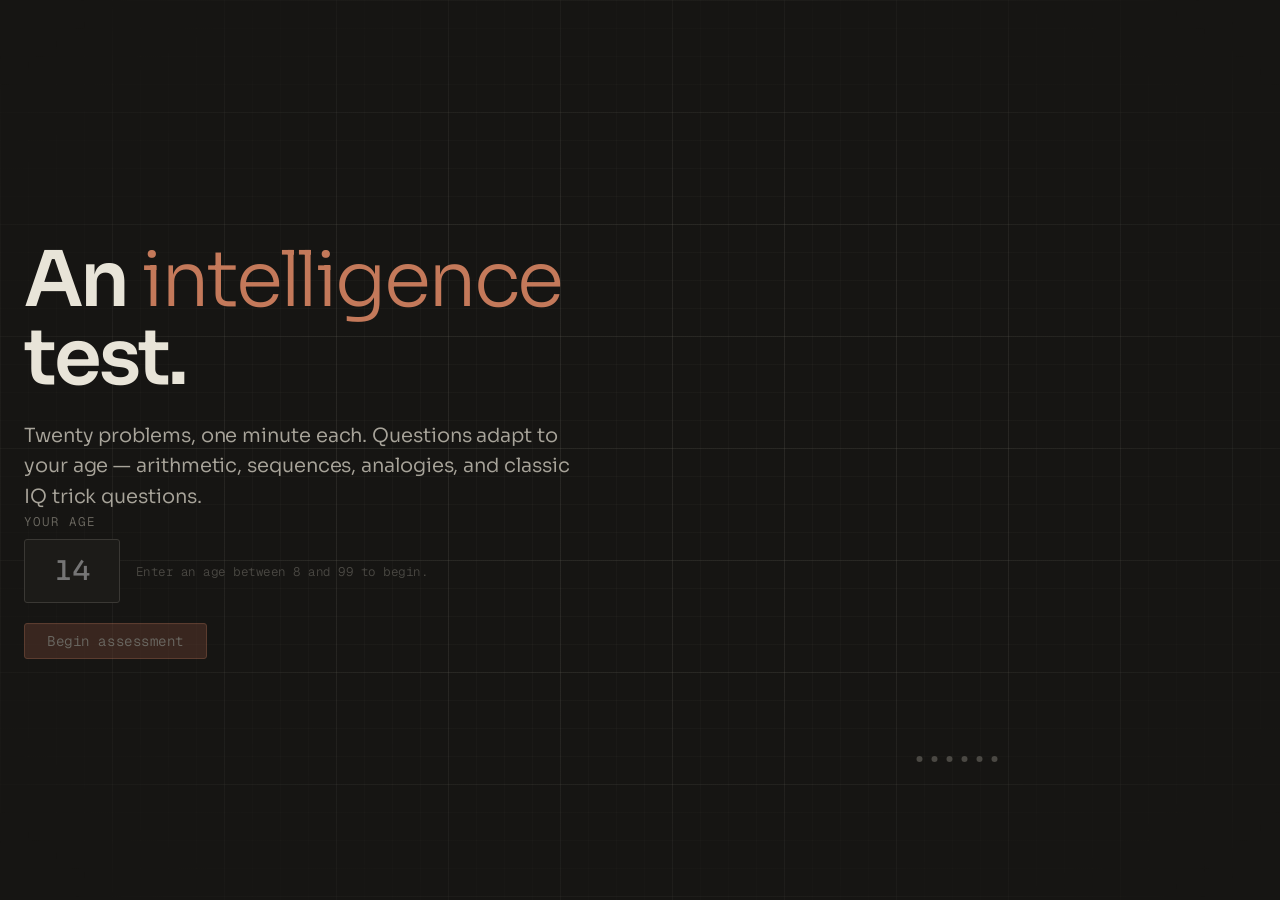
<file: index.html>
<!doctype html>
<html lang="en">
<head>
  <meta charset="utf-8" />
  <meta name="viewport" content="width=device-width, initial-scale=1, viewport-fit=cover" />
  <title>An intelligence test</title>
  <meta name="description" content="Twenty problems, one minute each. Questions adapt to your age — from arithmetic and sequences to classic IQ-test trick questions." />
  <meta name="color-scheme" content="dark" />
  <link rel="icon" href="data:image/svg+xml,%3Csvg xmlns='http://www.w3.org/2000/svg' viewBox='0 0 24 24'%3E%3Ccircle cx='12' cy='12' r='10' fill='none' stroke='%23c4795a' stroke-width='2'/%3E%3Ccircle cx='12' cy='12' r='3' fill='%23c4795a'/%3E%3C/svg%3E" />

  <link rel="preconnect" href="https://fonts.googleapis.com" />
  <link rel="preconnect" href="https://fonts.gstatic.com" crossorigin />
  <link rel="stylesheet" href="https://fonts.googleapis.com/css2?family=Sora:wght@300;400;500;600;700&family=Geist+Mono:wght@400;500&display=swap" />

  <script>
    /* Cache-bust our own stylesheets so CSS edits land without a hard reload */
    (function(){
      const v = Date.now();
      ["css/tokens.css","css/base.css","css/components.css","css/test.css"].forEach(href => {
        const link = document.createElement("link");
        link.rel = "stylesheet";
        link.href = href + "?v=" + v;
        document.head.appendChild(link);
      });
    })();
  </script>
</head>
<body>
  <div class="landing">

    <main class="landing__hero">
      <section class="landing__copy">
        <h1 class="landing__title reveal" style="--i:0;">
          An <em>intelligence</em><br />test.
        </h1>

        <p class="landing__subtitle reveal" style="--i:1;">
          Twenty problems, one minute each. Questions adapt to your age — arithmetic, sequences, analogies, and classic IQ trick questions.
        </p>


        <div class="landing__age reveal" style="--i:2;">
          <label class="landing__age-label" for="age-input">Your age</label>
          <div class="landing__age-row">
            <input type="number" id="age-input" class="landing__age-input"
                   min="8" max="99" step="1" inputmode="numeric"
                   placeholder="14" autocomplete="off" />
            <span class="landing__age-hint" id="age-hint">Questions adapt to your age.</span>
          </div>
        </div>

        <div class="landing__cta reveal" style="--i:3;">
          <button class="btn btn--primary" id="start-btn" disabled>
            Begin assessment
          </button>
          <input type="hidden" id="seed-input" maxlength="7" />
        </div>
      </section>

      <aside class="landing__hero-art reveal" style="--i:2;" aria-hidden="true">

        <!-- Shared depth filter — subtle drop shadow for "not flat" feel -->
        <svg width="0" height="0" style="position:absolute" aria-hidden="true">
          <defs>
            <filter id="depth" x="-20%" y="-20%" width="140%" height="140%">
              <feGaussianBlur in="SourceAlpha" stdDeviation="2"/>
              <feOffset dx="0" dy="3" result="offsetblur"/>
              <feComponentTransfer><feFuncA type="linear" slope="0.6"/></feComponentTransfer>
              <feMerge><feMergeNode/><feMergeNode in="SourceGraphic"/></feMerge>
            </filter>
            <filter id="glow" x="-50%" y="-50%" width="200%" height="200%">
              <feGaussianBlur stdDeviation="3"/>
              <feMerge><feMergeNode/><feMergeNode in="SourceGraphic"/></feMerge>
            </filter>
          </defs>
        </svg>

        <!-- ═══════════ Scene A · Pick the answer (Matrix Reasoning) ═══════════ -->
        <svg class="puzzle-scene puzzle-scene--a" viewBox="0 0 300 300" role="presentation">
          <!-- Crosshair ticks -->
          <g stroke="var(--hairline-strong)" stroke-width="1">
            <line x1="0" y1="150" x2="300" y2="150" stroke-dasharray="2 5" opacity="0.5"/>
            <line x1="150" y1="0" x2="150" y2="300" stroke-dasharray="2 5" opacity="0.5"/>
          </g>

          <!-- 3×3 preview grid, 120×120, centered top -->
          <g stroke="var(--border-strong)" stroke-width="1" fill="var(--surface)">
            <rect x="90"  y="30"  width="40" height="40" rx="1"/>
            <rect x="130" y="30"  width="40" height="40" rx="1"/>
            <rect x="170" y="30"  width="40" height="40" rx="1"/>
            <rect x="90"  y="70"  width="40" height="40" rx="1"/>
            <rect x="130" y="70"  width="40" height="40" rx="1"/>
            <rect x="170" y="70"  width="40" height="40" rx="1"/>
            <rect x="90"  y="110" width="40" height="40" rx="1"/>
            <rect x="130" y="110" width="40" height="40" rx="1"/>
            <rect x="170" y="110" width="40" height="40" rx="1" stroke-dasharray="2 2" class="scene-a__slot"/>
          </g>

          <!-- Preview shapes (rows by shape type, cols by fill) -->
          <g fill="none" stroke="var(--text-secondary)" stroke-width="1.2" stroke-linejoin="round" stroke-linecap="round">
            <!-- Row 1: triangles -->
            <polygon points="110,42 120,58 100,58"/>
            <polygon points="150,42 160,58 140,58"/>
            <polygon points="190,42 200,58 180,58" fill="var(--text-secondary)" fill-opacity="0.25"/>
            <!-- Row 2: circles -->
            <circle cx="110" cy="90" r="8"/>
            <circle cx="150" cy="90" r="8"/>
            <circle cx="190" cy="90" r="8" fill="var(--text-secondary)" fill-opacity="0.25"/>
            <!-- Row 3: squares (answer slot = filled square) -->
            <rect x="102" y="122" width="16" height="16" rx="1"/>
            <rect x="142" y="122" width="16" height="16" rx="1"/>
            <!-- Filled square appears in the slot once the cursor clicks -->
            <rect class="scene-a__answer-in-slot" x="182" y="122" width="16" height="16" rx="1"
                  fill="var(--accent)" fill-opacity="0.25" stroke="var(--accent)" opacity="0"/>
          </g>

          <!-- "?" mark that lives in the slot until answered -->
          <text class="scene-a__q" x="190" y="138" font-family="Sora, sans-serif" font-size="20" font-weight="300"
                fill="var(--text-muted)" text-anchor="middle">?</text>

          <!-- Answer options row -->
          <g class="scene-a__options">
            <!-- Option cards (50×50) -->
            <g stroke="var(--border-strong)" stroke-width="1" fill="var(--surface)">
              <rect x="30"  y="200" width="50" height="50" rx="3"/>
              <rect x="95"  y="200" width="50" height="50" rx="3"/>
              <rect x="160" y="200" width="50" height="50" rx="3" class="scene-a__correct"/>
              <rect x="225" y="200" width="50" height="50" rx="3"/>
            </g>
            <!-- Option shapes -->
            <g fill="none" stroke="var(--text-secondary)" stroke-width="1.4" stroke-linejoin="round">
              <circle cx="55" cy="225" r="10"/>
              <polygon points="120,213 132,225 120,237 108,225"/>
              <!-- Correct: filled square (matches pattern row 3) -->
              <rect x="175" y="215" width="20" height="20" rx="1" fill="var(--accent)" fill-opacity="0.25" stroke="var(--accent)"/>
              <polygon points="250,215 261,235 239,235"/>
            </g>
            <!-- Option letters -->
            <g font-family="Geist Mono, monospace" font-size="9" fill="var(--text-faint)" letter-spacing="1.5">
              <text x="34" y="264">A</text>
              <text x="99" y="264">B</text>
              <text x="164" y="264" class="scene-a__correct-letter">C</text>
              <text x="229" y="264">D</text>
            </g>
          </g>

          <!-- Click ripple -->
          <circle class="scene-a__ripple" cx="185" cy="225" r="0" fill="none" stroke="var(--accent)" stroke-width="1.5" opacity="0"/>

          <!-- Cursor -->
          <g class="scene-cursor scene-cursor--a">
            <path d="M0,0 L0,18 L5,14 L9,22 L12,21 L8,13 L14,13 Z" fill="var(--text)" stroke="var(--bg-solid)" stroke-width="0.8" stroke-linejoin="round"/>
          </g>
        </svg>

        <!-- ═══════════ Scene B · Drag-rotate (Mental Rotation) ═══════════ -->
        <svg class="puzzle-scene puzzle-scene--b" viewBox="0 0 300 300" role="presentation">
          <!-- Crosshair -->
          <g stroke="var(--hairline-strong)" stroke-width="1">
            <line x1="0" y1="150" x2="300" y2="150" stroke-dasharray="2 5" opacity="0.5"/>
            <line x1="150" y1="0" x2="150" y2="300" stroke-dasharray="2 5" opacity="0.5"/>
          </g>

          <!-- Concentric degree guide (bigger, two rings for depth) -->
          <circle cx="150" cy="150" r="118" fill="none" stroke="var(--hairline-strong)" stroke-width="1" stroke-dasharray="1 5"/>
          <circle cx="150" cy="150" r="95"  fill="none" stroke="var(--hairline)"        stroke-width="1" stroke-dasharray="1 4"/>

          <!-- Target outline (where the shape should end up) -->
          <g transform-origin="150 150">
            <polygon class="scene-b__target"
              points="150,55 205,115 190,205 110,205 95,115"
              fill="none" stroke="var(--border-strong)" stroke-dasharray="4 4" stroke-width="1.2"/>
          </g>

          <!-- Draggable shape (same polygon, coral, rotates) -->
          <polygon class="scene-b__shape"
            points="150,55 205,115 190,205 110,205 95,115"
            fill="var(--accent-dim)" fill-opacity="0.35" stroke="var(--accent)" stroke-width="2.2"
            stroke-linejoin="round"/>

          <!-- Lock-in flash (full-circle pulse when aligned) -->
          <circle class="scene-b__lock" cx="150" cy="150" r="105" fill="none" stroke="var(--ok)" stroke-width="1.8" opacity="0"/>

          <!-- Checkmark that appears on lock-in -->
          <path class="scene-b__check"
            d="M232 148 l9 9 l18 -20"
            fill="none" stroke="var(--ok)" stroke-width="2.5" stroke-linecap="round" stroke-linejoin="round" opacity="0"/>

          <!-- Drag trail (arc, hints at the gesture) -->
          <path class="scene-b__trail"
            d="M 240 90 A 110 110 0 0 1 258 175"
            fill="none" stroke="var(--accent)" stroke-width="1.2" stroke-dasharray="3 3" opacity="0"/>

          <!-- Cursor -->
          <g class="scene-cursor scene-cursor--b">
            <path d="M0,0 L0,18 L5,14 L9,22 L12,21 L8,13 L14,13 Z" fill="var(--text)" stroke="var(--bg-solid)" stroke-width="0.8" stroke-linejoin="round"/>
          </g>
        </svg>

        <!-- ═══════════ Scene C · Draw pattern (Pattern Sequence) ═══════════ -->
        <svg class="puzzle-scene puzzle-scene--c" viewBox="0 0 300 300" role="presentation">
          <!-- Crosshair -->
          <g stroke="var(--hairline-strong)" stroke-width="1">
            <line x1="0" y1="150" x2="300" y2="150" stroke-dasharray="2 5" opacity="0.5"/>
            <line x1="150" y1="0" x2="150" y2="300" stroke-dasharray="2 5" opacity="0.5"/>
          </g>

          <!-- 5×5 dot grid, 40px spacing, centered, starts (70,70) ends (230,230) -->
          <g class="scene-c__dots" fill="var(--text-faint)">
            <circle cx="70"  cy="70"  r="2"/>  <circle cx="110" cy="70"  r="2"/>  <circle cx="150" cy="70"  r="2"/>  <circle cx="190" cy="70"  r="2"/>  <circle cx="230" cy="70"  r="2"/>
            <circle cx="70"  cy="110" r="2"/>  <circle cx="110" cy="110" r="2"/>  <circle cx="150" cy="110" r="2"/>  <circle cx="190" cy="110" r="2"/>  <circle cx="230" cy="110" r="2"/>
            <circle cx="70"  cy="150" r="2"/>  <circle cx="110" cy="150" r="2"/>  <circle cx="150" cy="150" r="2"/>  <circle cx="190" cy="150" r="2"/>  <circle cx="230" cy="150" r="2"/>
            <circle cx="70"  cy="190" r="2"/>  <circle cx="110" cy="190" r="2"/>  <circle cx="150" cy="190" r="2"/>  <circle cx="190" cy="190" r="2"/>  <circle cx="230" cy="190" r="2"/>
            <circle cx="70"  cy="230" r="2"/>  <circle cx="110" cy="230" r="2"/>  <circle cx="150" cy="230" r="2"/>  <circle cx="190" cy="230" r="2"/>  <circle cx="230" cy="230" r="2"/>
          </g>

          <!-- Highlighted dots along the drawn path (pulse as cursor passes) -->
          <g fill="var(--accent)">
            <circle class="scene-c__dot scene-c__dot-1" cx="70"  cy="70"  r="3" opacity="0"/>
            <circle class="scene-c__dot scene-c__dot-2" cx="150" cy="70"  r="3" opacity="0"/>
            <circle class="scene-c__dot scene-c__dot-3" cx="150" cy="150" r="3" opacity="0"/>
            <circle class="scene-c__dot scene-c__dot-4" cx="230" cy="150" r="3" opacity="0"/>
            <circle class="scene-c__dot scene-c__dot-5" cx="230" cy="230" r="3" opacity="0"/>
          </g>

          <!-- The drawn path — stroke-dashoffset reveals it in sync with cursor -->
          <path class="scene-c__path"
            d="M 70 70 L 150 70 L 150 150 L 230 150 L 230 230"
            fill="none" stroke="var(--accent)" stroke-width="2.2"
            stroke-linecap="round" stroke-linejoin="round"
            pathLength="1" stroke-dasharray="1" stroke-dashoffset="1"/>

          <!-- Cursor traces the path -->
          <g class="scene-cursor scene-cursor--c">
            <path d="M0,0 L0,18 L5,14 L9,22 L12,21 L8,13 L14,13 Z" fill="var(--text)" stroke="var(--bg-solid)" stroke-width="0.8" stroke-linejoin="round"/>
          </g>
        </svg>

        <!-- ═══════════ Scene D · Paper Folding ═══════════ -->
        <svg class="puzzle-scene puzzle-scene--d" viewBox="0 0 300 300" role="presentation">
          <!-- Crosshair -->
          <g stroke="var(--hairline-strong)" stroke-width="1">
            <line x1="0" y1="150" x2="300" y2="150" stroke-dasharray="2 5" opacity="0.5"/>
            <line x1="150" y1="0" x2="150" y2="300" stroke-dasharray="2 5" opacity="0.5"/>
          </g>

          <!-- Paper platform shadow (depth) -->
          <ellipse class="fold-shadow" cx="150" cy="245" rx="70" ry="6" fill="rgba(0,0,0,0.45)" filter="url(#glow)"/>

          <!-- Left half of paper (static) -->
          <rect class="fold-left" x="90" y="80" width="60" height="140" rx="3"
            fill="var(--surface-raised)" stroke="var(--border-strong)" stroke-width="1"/>

          <!-- Right half (folds across the center crease) -->
          <g class="fold-right" transform-origin="150px 150px">
            <rect x="150" y="80" width="60" height="140" rx="3"
              fill="var(--surface-raised)" stroke="var(--border-strong)" stroke-width="1"/>
            <!-- Inner highlight for paper depth -->
            <rect x="154" y="84" width="52" height="132" rx="2"
              fill="none" stroke="var(--hairline-strong)" stroke-width="1"/>
          </g>

          <!-- Crease line -->
          <line class="fold-crease" x1="150" y1="75" x2="150" y2="225" stroke="var(--accent)"
            stroke-width="1" stroke-dasharray="3 3" opacity="0"/>

          <!-- The punched hole (primary side — appears while folded) -->
          <circle class="fold-hole-primary" cx="175" cy="130" r="7"
            fill="var(--bg-solid)" stroke="var(--accent)" stroke-width="1.5" opacity="0"/>

          <!-- The mirrored hole (appears when paper unfolds) -->
          <circle class="fold-hole-mirror" cx="125" cy="130" r="7"
            fill="var(--bg-solid)" stroke="var(--accent)" stroke-width="1.5" opacity="0"/>

          <!-- Click ripple at hole punch -->
          <circle class="fold-ripple" cx="175" cy="130" r="0" fill="none"
            stroke="var(--accent)" stroke-width="1.5" opacity="0"/>

          <!-- Cursor -->
          <g class="scene-cursor scene-cursor--d">
            <path d="M0,0 L0,18 L5,14 L9,22 L12,21 L8,13 L14,13 Z" fill="var(--text)" stroke="var(--bg-solid)" stroke-width="0.8" stroke-linejoin="round"/>
          </g>
        </svg>

        <!-- ═══════════ Scene E · Cube Net → Cube ═══════════ -->
        <svg class="puzzle-scene puzzle-scene--e" viewBox="0 0 300 300" role="presentation">
          <!-- Crosshair -->
          <g stroke="var(--hairline-strong)" stroke-width="1">
            <line x1="0" y1="150" x2="300" y2="150" stroke-dasharray="2 5" opacity="0.5"/>
            <line x1="150" y1="0" x2="150" y2="300" stroke-dasharray="2 5" opacity="0.5"/>
          </g>

          <!-- Flat cross-net (visible first, fades out as cube assembles) -->
          <g class="cube-net">
            <g stroke="var(--border-strong)" stroke-width="1" fill="var(--surface-raised)">
              <rect x="120" y="55"  width="60" height="60" rx="2"/>            <!-- top square -->
              <rect x="60"  y="115" width="60" height="60" rx="2"/>            <!-- left -->
              <rect x="120" y="115" width="60" height="60" rx="2"/>            <!-- center (front) -->
              <rect x="180" y="115" width="60" height="60" rx="2"/>            <!-- right -->
              <rect x="120" y="175" width="60" height="60" rx="2"/>            <!-- bottom -->
              <rect x="120" y="235" width="60" height="60" rx="2"/>            <!-- back -->
            </g>
            <!-- Face symbols -->
            <g fill="none" stroke="var(--text-secondary)" stroke-width="1.4" stroke-linejoin="round">
              <circle cx="150" cy="85" r="8"/>
              <rect x="82"  y="137" width="16" height="16" rx="1"/>
              <polygon points="150,132 160,152 140,152"/>
              <polygon points="210,137 218,145 210,153 202,145"/>
              <path d="M142 202 l8 8 l-8 8 M158 202 l-8 8 l8 8"/>
              <circle cx="150" cy="265" r="4" fill="var(--accent)" stroke="var(--accent)"/>
            </g>
          </g>

          <!-- Isometric cube (fades in after net collapses)
               Top face rhombus: (80,130)-(150,95)-(220,130)-(150,165)
               Cube height on screen = 85px, so front-bottom is at (150, 250) -->
          <g class="cube-solid" transform-origin="150px 170px">
            <!-- Right face (mid-light) -->
            <polygon points="150,165 220,130 220,215 150,250"
              fill="var(--surface-raised)" stroke="var(--accent)" stroke-width="1.5" stroke-linejoin="round"/>
            <!-- Left face (mid) -->
            <polygon points="80,130 150,165 150,250 80,215"
              fill="var(--surface)" stroke="var(--accent)" stroke-width="1.5" stroke-linejoin="round"/>
            <!-- Top face (lightest with accent tint) -->
            <polygon points="80,130 150,95 220,130 150,165"
              fill="var(--accent-faint)" stroke="var(--accent)" stroke-width="1.5" stroke-linejoin="round"/>
            <!-- Top face symbol (circle) -->
            <circle cx="150" cy="130" r="7" fill="none" stroke="var(--accent)" stroke-width="1.5"/>
            <!-- Right face symbol (diamond) -->
            <polygon points="185,195 196,206 185,217 174,206" fill="none" stroke="var(--text-secondary)" stroke-width="1.3"/>
            <!-- Left face symbol (square) -->
            <rect x="103" y="196" width="18" height="18" rx="1" fill="none" stroke="var(--text-secondary)" stroke-width="1.3"/>
          </g>

          <!-- Cursor -->
          <g class="scene-cursor scene-cursor--e">
            <path d="M0,0 L0,18 L5,14 L9,22 L12,21 L8,13 L14,13 Z" fill="var(--text)" stroke="var(--bg-solid)" stroke-width="0.8" stroke-linejoin="round"/>
          </g>
        </svg>

        <!-- ═══════════ Scene F · Odd One Out ═══════════ -->
        <svg class="puzzle-scene puzzle-scene--f" viewBox="0 0 300 300" role="presentation">
          <!-- Crosshair -->
          <g stroke="var(--hairline-strong)" stroke-width="1">
            <line x1="0" y1="150" x2="300" y2="150" stroke-dasharray="2 5" opacity="0.5"/>
            <line x1="150" y1="0" x2="150" y2="300" stroke-dasharray="2 5" opacity="0.5"/>
          </g>

          <!-- 2×2 card grid -->
          <g stroke="var(--border-strong)" stroke-width="1" fill="var(--surface-raised)">
            <rect class="odd-card odd-card-1" x="55"  y="60"  width="80" height="80" rx="4"/>
            <rect class="odd-card odd-card-2" x="165" y="60"  width="80" height="80" rx="4"/>
            <rect class="odd-card odd-card-3" x="55"  y="170" width="80" height="80" rx="4"/>
            <rect class="odd-card odd-card-4 odd-correct" x="165" y="170" width="80" height="80" rx="4"/>
          </g>

          <!-- Shapes: 3 stars (same) + 1 circle (different) -->
          <g fill="none" stroke="var(--text-secondary)" stroke-width="1.5" stroke-linejoin="round" stroke-linecap="round">
            <!-- Star in card 1 -->
            <polygon class="odd-shape-1" points="95,80 101,95 117,96 104,106 108,121 95,112 82,121 86,106 73,96 89,95" transform-origin="95px 100px"/>
            <!-- Star in card 2 -->
            <polygon class="odd-shape-2" points="205,80 211,95 227,96 214,106 218,121 205,112 192,121 196,106 183,96 199,95" transform-origin="205px 100px"/>
            <!-- Star in card 3 -->
            <polygon class="odd-shape-3" points="95,190 101,205 117,206 104,216 108,231 95,222 82,231 86,216 73,206 89,205" transform-origin="95px 210px"/>
            <!-- Circle (odd one out) in card 4 -->
            <circle class="odd-shape-odd" cx="205" cy="210" r="20" stroke-width="1.8"/>
          </g>

          <!-- "?" appears briefly to prompt -->
          <text class="odd-prompt" x="150" y="35" font-family="Sora, sans-serif" font-size="14" font-weight="300"
            fill="var(--text-muted)" text-anchor="middle" letter-spacing="0.1em">WHICH DOESN'T BELONG?</text>

          <!-- X marks on the three "same" cards -->
          <g class="odd-x-marks" stroke="var(--text-faint)" stroke-width="1.4" stroke-linecap="round" opacity="0">
            <path class="odd-x odd-x-1" d="M125 70 l10 10 M135 70 l-10 10"/>
            <path class="odd-x odd-x-2" d="M235 70 l10 10 M245 70 l-10 10"/>
            <path class="odd-x odd-x-3" d="M125 180 l10 10 M135 180 l-10 10"/>
          </g>

          <!-- Click ripple at the odd card -->
          <circle class="odd-ripple" cx="205" cy="210" r="0" fill="none"
            stroke="var(--accent)" stroke-width="1.5" opacity="0"/>

          <!-- Cursor -->
          <g class="scene-cursor scene-cursor--f">
            <path d="M0,0 L0,18 L5,14 L9,22 L12,21 L8,13 L14,13 Z" fill="var(--text)" stroke="var(--bg-solid)" stroke-width="0.8" stroke-linejoin="round"/>
          </g>
        </svg>

        <!-- Progress indicator (6 dots, one active per scene) -->
        <div class="puzzle-progress" aria-hidden="true">
          <span class="puzzle-progress__dot puzzle-progress__dot--a"></span>
          <span class="puzzle-progress__dot puzzle-progress__dot--b"></span>
          <span class="puzzle-progress__dot puzzle-progress__dot--c"></span>
          <span class="puzzle-progress__dot puzzle-progress__dot--d"></span>
          <span class="puzzle-progress__dot puzzle-progress__dot--e"></span>
          <span class="puzzle-progress__dot puzzle-progress__dot--f"></span>
        </div>
      </aside>
    </main>

  </div>

  <script type="module" src="js/main.js"></script>
</body>
</html>
</file>
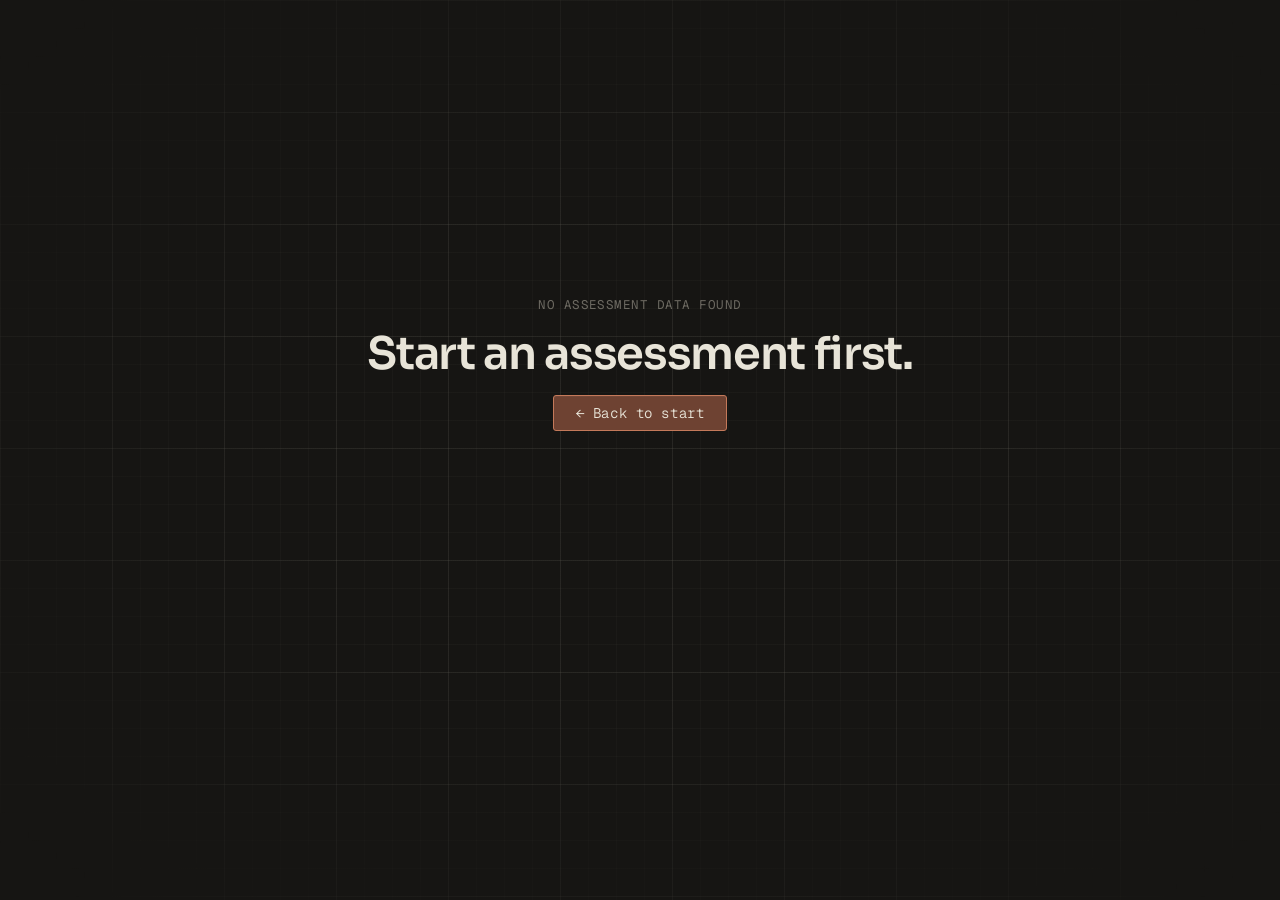
<file: results.html>
<!doctype html>
<html lang="en">
<head>
  <meta charset="utf-8" />
  <meta name="viewport" content="width=device-width, initial-scale=1, viewport-fit=cover" />
  <title>Results · Cognitive Assessment</title>
  <meta name="color-scheme" content="dark" />
  <style>html, body { overflow: hidden; height: 100%; }</style>
  <link rel="icon" href="data:image/svg+xml,%3Csvg xmlns='http://www.w3.org/2000/svg' viewBox='0 0 24 24'%3E%3Ccircle cx='12' cy='12' r='10' fill='none' stroke='%23c4795a' stroke-width='2'/%3E%3Ccircle cx='12' cy='12' r='3' fill='%23c4795a'/%3E%3C/svg%3E" />

  <link rel="preconnect" href="https://fonts.googleapis.com" />
  <link rel="preconnect" href="https://fonts.gstatic.com" crossorigin />
  <link rel="stylesheet" href="https://fonts.googleapis.com/css2?family=Sora:wght@300;400;500;600;700&family=Geist+Mono:wght@400;500&display=swap" />

  <script>
    (function(){
      const v = Date.now();
      ["css/tokens.css","css/base.css","css/components.css","css/test.css"].forEach(href => {
        const link = document.createElement("link");
        link.rel = "stylesheet";
        link.href = href + "?v=" + v;
        document.head.appendChild(link);
      });
    })();
  </script>
</head>
<body>
  <main class="results" id="results">
    <!-- populated by results.js -->
  </main>
  <script type="module">
    /* Cache-bust: inline bootstrap re-imports fresh module on each load */
    const m = await import('./js/results.js?v=' + Date.now());
  </script>
</body>
</html>
</file>
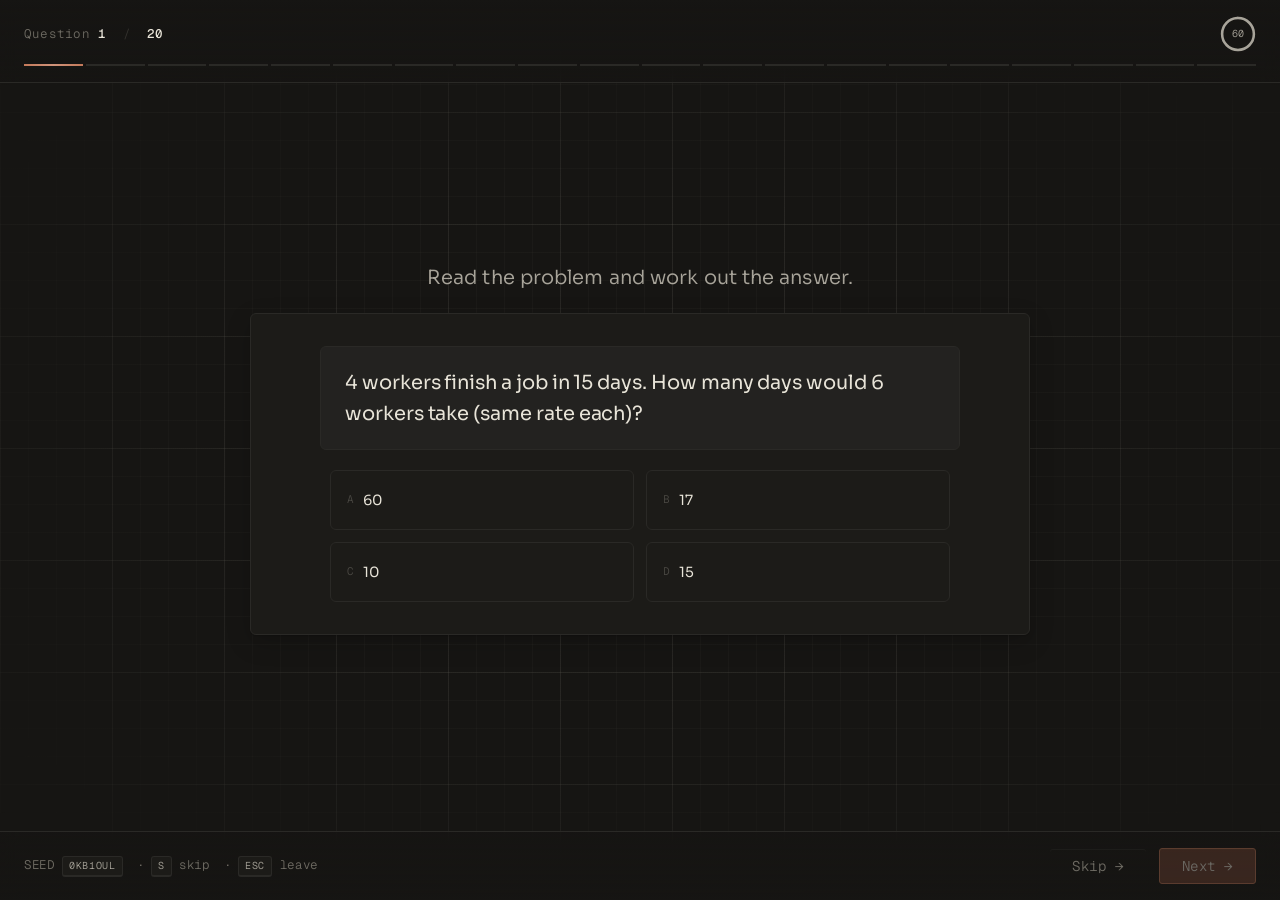
<file: test.html>
<!doctype html>
<html lang="en">
<head>
  <meta charset="utf-8" />
  <meta name="viewport" content="width=device-width, initial-scale=1, viewport-fit=cover" />
  <title>Assessment in progress · Cognitive Assessment</title>
  <meta name="color-scheme" content="dark" />
  <link rel="icon" href="data:image/svg+xml,%3Csvg xmlns='http://www.w3.org/2000/svg' viewBox='0 0 24 24'%3E%3Ccircle cx='12' cy='12' r='10' fill='none' stroke='%23c4795a' stroke-width='2'/%3E%3Ccircle cx='12' cy='12' r='3' fill='%23c4795a'/%3E%3C/svg%3E" />

  <link rel="preconnect" href="https://fonts.googleapis.com" />
  <link rel="preconnect" href="https://fonts.gstatic.com" crossorigin />
  <link rel="stylesheet" href="https://fonts.googleapis.com/css2?family=Sora:wght@300;400;500;600;700&family=Geist+Mono:wght@400;500&display=swap" />

  <script>
    (function(){
      const v = Date.now();
      ["css/tokens.css","css/base.css","css/components.css","css/test.css"].forEach(href => {
        const link = document.createElement("link");
        link.rel = "stylesheet";
        link.href = href + "?v=" + v;
        document.head.appendChild(link);
      });
    })();
  </script>
</head>
<body>
  <div id="app"></div>
  <script type="module">
    /* Cache-bust: inline bootstrap re-imports fresh module on each load */
    const m = await import('./js/test.js?v=' + Date.now());
  </script>
</body>
</html>
</file>
